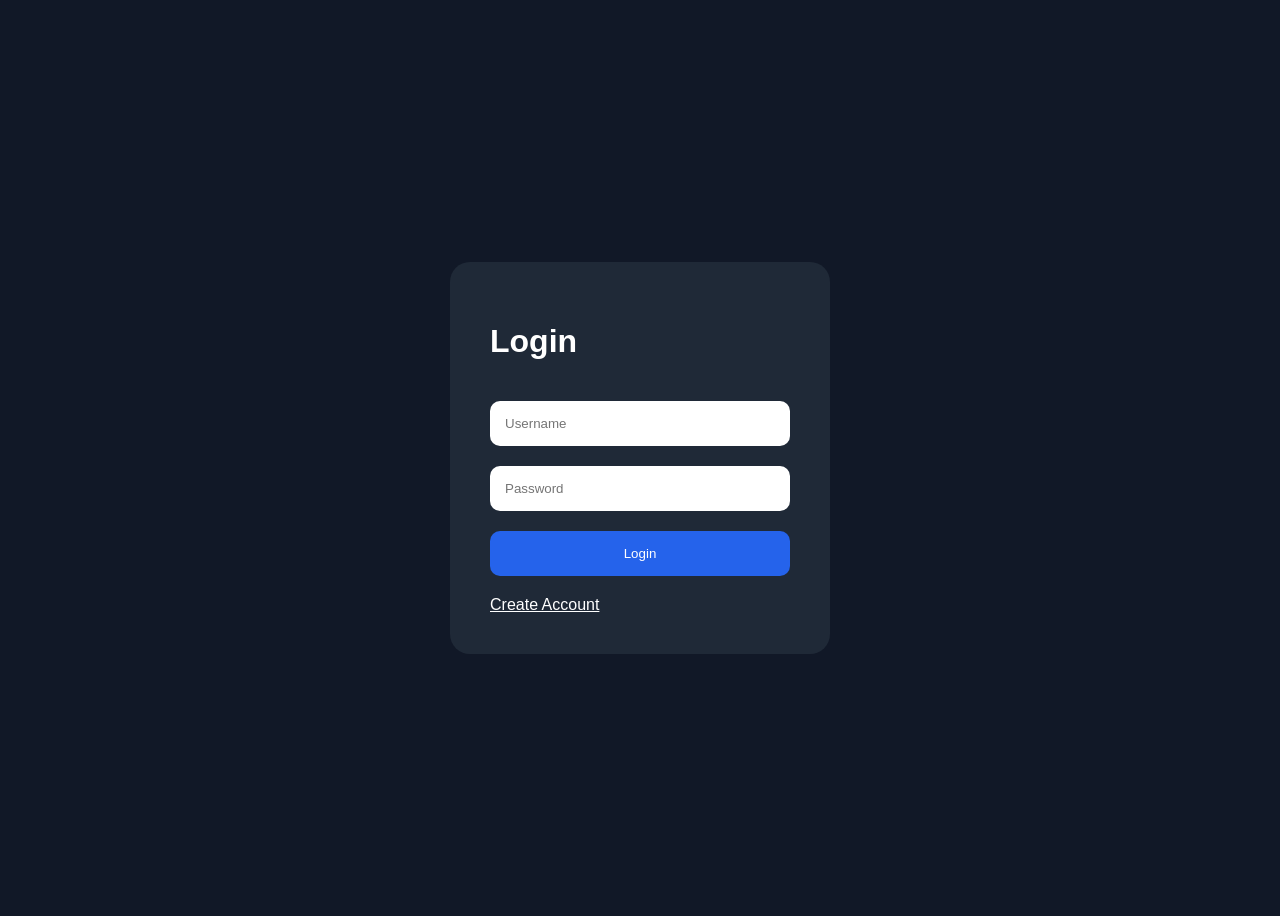
<file: login.html>
<!DOCTYPE html>
<html lang="en">
<head>
    <meta charset="UTF-8">
    <meta name="viewport" content="width=device-width, initial-scale=1.0">
    <title>Login</title>
</head>

<body style="
background:#111827;
display:flex;
justify-content:center;
align-items:center;
height:100vh;
font-family:Arial;
">

<form method="POST" style="
background:#1f2937;
padding:40px;
border-radius:20px;
display:flex;
flex-direction:column;
gap:20px;
width:300px;
">

<h1 style="color:white;">
Login
</h1>

<input
type="text"
name="username"
placeholder="Username"
required
style="
padding:15px;
border:none;
border-radius:10px;
"
>

<input
type="password"
name="password"
placeholder="Password"
required
style="
padding:15px;
border:none;
border-radius:10px;
"
>

<button
type="submit"
style="
padding:15px;
border:none;
border-radius:10px;
background:#2563eb;
color:white;
cursor:pointer;
"
>
Login
</button>

<a href="/register" style="color:white;">
Create Account
</a>

</form>

</body>
</html>
</file>
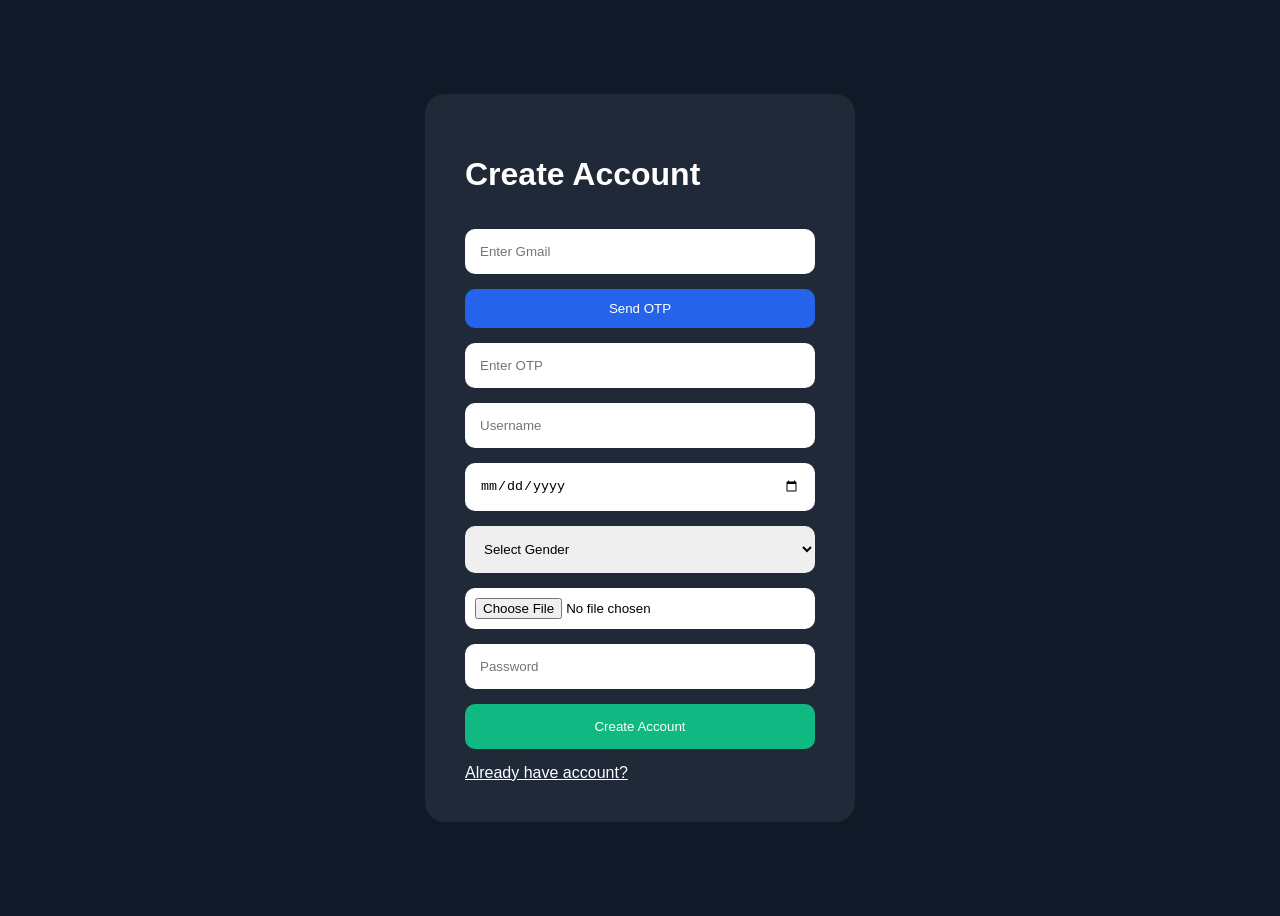
<file: register.html>
<!DOCTYPE html>
<html lang="en">
<head>
    <meta charset="UTF-8">
    <meta name="viewport" content="width=device-width, initial-scale=1.0">
    <title>Register</title>
</head>

<body style="
background:#111827;
display:flex;
justify-content:center;
align-items:center;
height:100vh;
font-family:Arial;
">

<form
method="POST"
enctype="multipart/form-data"

style="
background:#1f2937;
padding:40px;
border-radius:20px;
display:flex;
flex-direction:column;
gap:15px;
width:350px;
"
>

<h1 style="color:white;">
Create Account
</h1>


<!-- EMAIL -->
<input
type="email"
name="email"
placeholder="Enter Gmail"
required

style="
padding:15px;
border:none;
border-radius:10px;
"
>


<!-- SEND OTP -->
<button
type="button"
onclick="sendOTP()"

style="
padding:12px;
border:none;
border-radius:10px;
background:#2563eb;
color:white;
cursor:pointer;
"
>
Send OTP
</button>


<!-- OTP -->
<input
type="text"
name="otp"
placeholder="Enter OTP"
required

style="
padding:15px;
border:none;
border-radius:10px;
"
>


<!-- USERNAME -->
<input
type="text"
name="username"
placeholder="Username"
required

style="
padding:15px;
border:none;
border-radius:10px;
"
>


<!-- DOB -->
<input
type="date"
name="dob"
required

style="
padding:15px;
border:none;
border-radius:10px;
"
>


<!-- GENDER -->
<select
name="gender"
required

style="
padding:15px;
border:none;
border-radius:10px;
"
>

<option value="">
Select Gender
</option>

<option>
Male
</option>

<option>
Female
</option>

<option>
Other
</option>

</select>


<!-- PROFILE PHOTO -->
<input
type="file"
name="profile_pic"
required

style="
padding:10px;
background:white;
border-radius:10px;
"
>


<!-- PASSWORD -->
<input
type="password"
name="password"
placeholder="Password"
required

style="
padding:15px;
border:none;
border-radius:10px;
"
>


<!-- CREATE ACCOUNT -->
<button
type="submit"

style="
padding:15px;
border:none;
border-radius:10px;
background:#10b981;
color:white;
cursor:pointer;
"
>
Create Account
</button>


<!-- LOGIN -->
<a href="/login" style="color:white;">
Already have account?
</a>

</form>


<script>

function sendOTP(){

    fetch("/send-otp")
    .then(response => response.text())
    .then(data => {

        alert(
            "OTP generated 😎\nCheck terminal"
        );

    });

}

</script>

</body>
</html>
</file>
